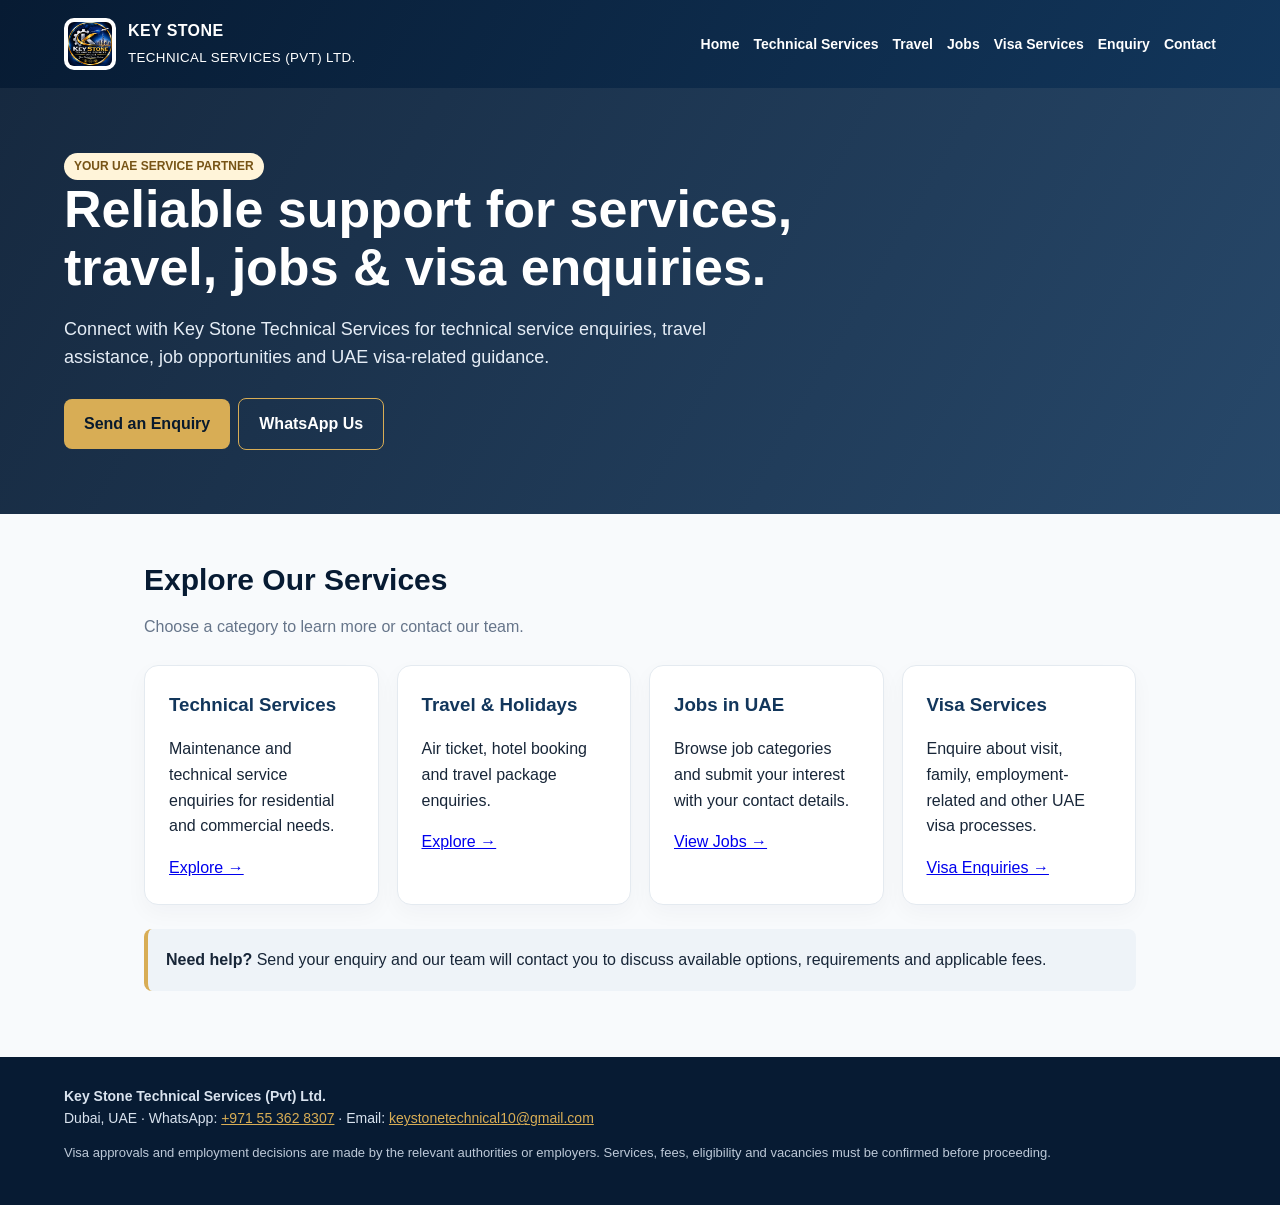
<file: index.html>
<!doctype html><html lang="en"><head><meta charset="utf-8"><meta name="viewport" content="width=device-width,initial-scale=1"><title>Home | Key Stone Technical Services</title><meta name="description" content="Key Stone Technical Services, travel, job and UAE visa enquiry assistance in Dubai."><style>
:root{--navy:#071b33;--blue:#12365b;--gold:#d8ad55;--cream:#f7f4ed;--ink:#182638;--muted:#66758a}
*{box-sizing:border-box}body{margin:0;font-family:Arial,Helvetica,sans-serif;color:var(--ink);background:#f8fafc;line-height:1.6}
header{background:linear-gradient(120deg,var(--navy),var(--blue));color:white;padding:18px 5%;display:flex;align-items:center;justify-content:space-between;gap:18px;flex-wrap:wrap}
.brand{display:flex;align-items:center;gap:12px;font-weight:800;letter-spacing:.4px}.brand img{width:52px;height:52px;object-fit:contain;background:white;border-radius:10px;padding:4px}
nav{display:flex;gap:14px;flex-wrap:wrap}nav a{color:white;text-decoration:none;font-size:14px;font-weight:700}nav a:hover{color:var(--gold)}
.hero{padding:64px 5%;background:linear-gradient(120deg,#071b33eF,#12365be8),url('') center/cover;color:white}
.hero h1{font-size:clamp(30px,5vw,52px);line-height:1.12;margin:0 0 16px;max-width:850px}.hero p{max-width:720px;color:#e5edf6;font-size:18px}
.btn{display:inline-block;background:var(--gold);color:#081a2d;text-decoration:none;padding:12px 20px;border-radius:8px;font-weight:800;margin:8px 8px 0 0;border:0;cursor:pointer}
.btn.outline{background:transparent;border:1px solid #d8ad55;color:white}.wrap{max-width:1120px;margin:auto;padding:42px 5%}
h2{color:var(--navy);font-size:30px;margin:0 0 10px}.lead{color:var(--muted);margin:0 0 26px}
.grid{display:grid;grid-template-columns:repeat(auto-fit,minmax(230px,1fr));gap:18px}.card{background:white;padding:24px;border:1px solid #e4eaf0;border-radius:14px;box-shadow:0 8px 22px #071b3309}.card h3{margin:0 0 8px;color:var(--blue)}.tag{display:inline-block;background:#fff4d9;color:#775416;padding:4px 10px;border-radius:30px;font-size:12px;font-weight:800}
.banner{background:#eef3f8;border-left:4px solid var(--gold);padding:18px;border-radius:8px;margin:24px 0}
form{display:grid;gap:13px;max-width:760px}label{font-weight:700;font-size:14px}input,select,textarea{width:100%;padding:12px;border:1px solid #cbd5e1;border-radius:8px;font:inherit;background:white}textarea{min-height:110px}
footer{background:var(--navy);color:#d9e3ef;padding:28px 5%;font-size:14px}footer a{color:var(--gold)}.small{font-size:13px;color:var(--muted)}
@media(max-width:650px){header{align-items:flex-start}.hero{padding:48px 5%}nav{gap:10px}nav a{font-size:13px}}
</style></head><body><header><div class="brand"><img src="logo.jpeg" alt="Key Stone logo"><span>KEY STONE<br><small style="font-weight:500">TECHNICAL SERVICES (PVT) LTD.</small></span></div><nav><a href="index.html">Home</a><a href="technical.html">Technical Services</a><a href="travel.html">Travel</a><a href="jobs.html">Jobs</a><a href="visa.html">Visa Services</a><a href="apply.html">Enquiry</a><a href="contact.html">Contact</a></nav></header><section class="hero"><span class="tag">YOUR UAE SERVICE PARTNER</span><h1>Reliable support for services, travel, jobs & visa enquiries.</h1><p>Connect with Key Stone Technical Services for technical service enquiries, travel assistance, job opportunities and UAE visa-related guidance.</p><a class="btn" href="apply.html">Send an Enquiry</a><a class="btn outline" href="https://wa.me/971553628307">WhatsApp Us</a></section><section class="wrap"><h2>Explore Our Services</h2><p class="lead">Choose a category to learn more or contact our team.</p><div class="grid">
<div class="card"><h3>Technical Services</h3><p>Maintenance and technical service enquiries for residential and commercial needs.</p><a href="technical.html">Explore →</a></div>
<div class="card"><h3>Travel & Holidays</h3><p>Air ticket, hotel booking and travel package enquiries.</p><a href="travel.html">Explore →</a></div>
<div class="card"><h3>Jobs in UAE</h3><p>Browse job categories and submit your interest with your contact details.</p><a href="jobs.html">View Jobs →</a></div>
<div class="card"><h3>Visa Services</h3><p>Enquire about visit, family, employment-related and other UAE visa processes.</p><a href="visa.html">Visa Enquiries →</a></div></div><div class="banner"><strong>Need help?</strong> Send your enquiry and our team will contact you to discuss available options, requirements and applicable fees.</div></section><footer><strong>Key Stone Technical Services (Pvt) Ltd.</strong><br>Dubai, UAE · WhatsApp: <a href="https://wa.me/971553628307">+971 55 362 8307</a> · Email: <a href="mailto:keystonetechnical10@gmail.com">keystonetechnical10@gmail.com</a><p class="small" style="color:#bdc9d8">Visa approvals and employment decisions are made by the relevant authorities or employers. Services, fees, eligibility and vacancies must be confirmed before proceeding.</p></footer></body></html>
</file>
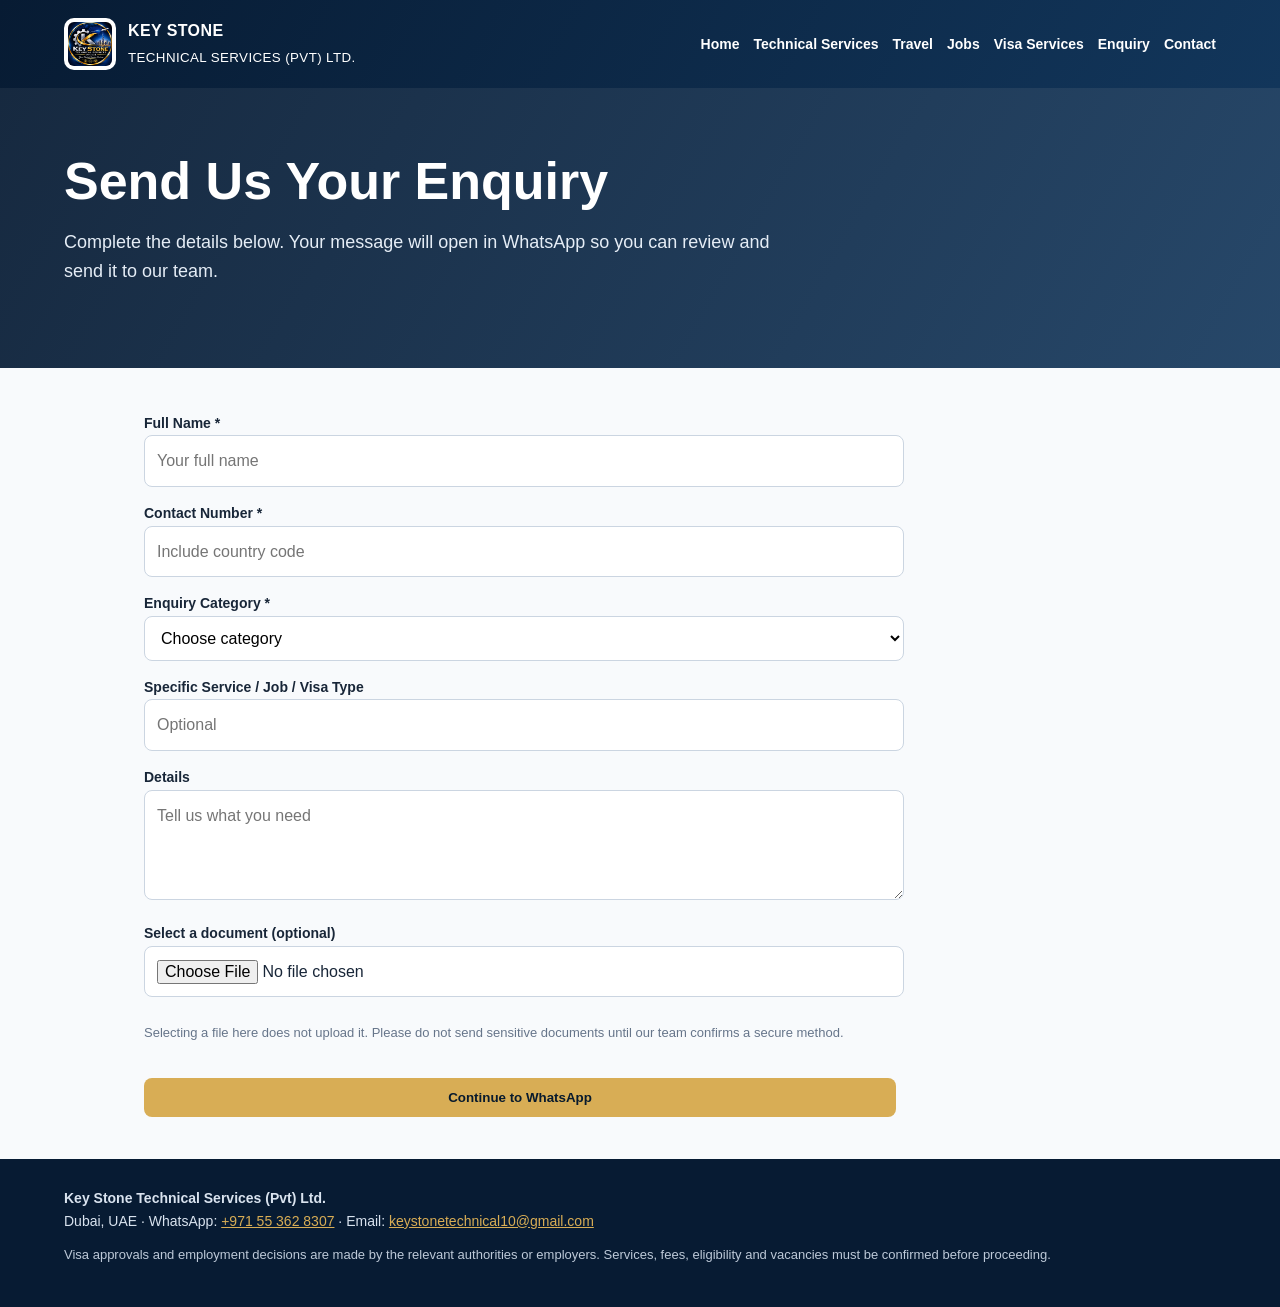
<file: apply.html>
<!doctype html><html lang="en"><head><meta charset="utf-8"><meta name="viewport" content="width=device-width,initial-scale=1"><title>Enquiry | Key Stone Technical Services</title><meta name="description" content="Key Stone Technical Services, travel, job and UAE visa enquiry assistance in Dubai."><style>
:root{--navy:#071b33;--blue:#12365b;--gold:#d8ad55;--cream:#f7f4ed;--ink:#182638;--muted:#66758a}
*{box-sizing:border-box}body{margin:0;font-family:Arial,Helvetica,sans-serif;color:var(--ink);background:#f8fafc;line-height:1.6}
header{background:linear-gradient(120deg,var(--navy),var(--blue));color:white;padding:18px 5%;display:flex;align-items:center;justify-content:space-between;gap:18px;flex-wrap:wrap}
.brand{display:flex;align-items:center;gap:12px;font-weight:800;letter-spacing:.4px}.brand img{width:52px;height:52px;object-fit:contain;background:white;border-radius:10px;padding:4px}
nav{display:flex;gap:14px;flex-wrap:wrap}nav a{color:white;text-decoration:none;font-size:14px;font-weight:700}nav a:hover{color:var(--gold)}
.hero{padding:64px 5%;background:linear-gradient(120deg,#071b33eF,#12365be8),url('') center/cover;color:white}
.hero h1{font-size:clamp(30px,5vw,52px);line-height:1.12;margin:0 0 16px;max-width:850px}.hero p{max-width:720px;color:#e5edf6;font-size:18px}
.btn{display:inline-block;background:var(--gold);color:#081a2d;text-decoration:none;padding:12px 20px;border-radius:8px;font-weight:800;margin:8px 8px 0 0;border:0;cursor:pointer}
.btn.outline{background:transparent;border:1px solid #d8ad55;color:white}.wrap{max-width:1120px;margin:auto;padding:42px 5%}
h2{color:var(--navy);font-size:30px;margin:0 0 10px}.lead{color:var(--muted);margin:0 0 26px}
.grid{display:grid;grid-template-columns:repeat(auto-fit,minmax(230px,1fr));gap:18px}.card{background:white;padding:24px;border:1px solid #e4eaf0;border-radius:14px;box-shadow:0 8px 22px #071b3309}.card h3{margin:0 0 8px;color:var(--blue)}.tag{display:inline-block;background:#fff4d9;color:#775416;padding:4px 10px;border-radius:30px;font-size:12px;font-weight:800}
.banner{background:#eef3f8;border-left:4px solid var(--gold);padding:18px;border-radius:8px;margin:24px 0}
form{display:grid;gap:13px;max-width:760px}label{font-weight:700;font-size:14px}input,select,textarea{width:100%;padding:12px;border:1px solid #cbd5e1;border-radius:8px;font:inherit;background:white}textarea{min-height:110px}
footer{background:var(--navy);color:#d9e3ef;padding:28px 5%;font-size:14px}footer a{color:var(--gold)}.small{font-size:13px;color:var(--muted)}
@media(max-width:650px){header{align-items:flex-start}.hero{padding:48px 5%}nav{gap:10px}nav a{font-size:13px}}
</style></head><body><header><div class="brand"><img src="logo.jpeg" alt="Key Stone logo"><span>KEY STONE<br><small style="font-weight:500">TECHNICAL SERVICES (PVT) LTD.</small></span></div><nav><a href="index.html">Home</a><a href="technical.html">Technical Services</a><a href="travel.html">Travel</a><a href="jobs.html">Jobs</a><a href="visa.html">Visa Services</a><a href="apply.html">Enquiry</a><a href="contact.html">Contact</a></nav></header><section class="hero"><h1>Send Us Your Enquiry</h1><p>Complete the details below. Your message will open in WhatsApp so you can review and send it to our team.</p></section><section class="wrap"><form id="enquiry"><div><label for="name">Full Name *</label><input id="name" required placeholder="Your full name"></div><div><label for="phone">Contact Number *</label><input id="phone" required placeholder="Include country code"></div><div><label for="type">Enquiry Category *</label><select id="type" required><option value="">Choose category</option><option>Technical Services</option><option>Travel</option><option>Jobs</option><option>Visa Services</option><option>Other</option></select></div><div><label for="category">Specific Service / Job / Visa Type</label><input id="category" placeholder="Optional"></div><div><label for="details">Details</label><textarea id="details" placeholder="Tell us what you need"></textarea></div><div><label for="file">Select a document (optional)</label><input id="file" type="file" accept=".pdf,.jpg,.jpeg,.png"></div><p class="small">Selecting a file here does not upload it. Please do not send sensitive documents until our team confirms a secure method.</p><button class="btn" type="submit">Continue to WhatsApp</button></form></section><script>
const p=new URLSearchParams(location.search); if(p.get('type')){let t=p.get('type');document.getElementById('type').value=({job:'Jobs',visa:'Visa Services',travel:'Travel',technical:'Technical Services'})[t]||t;} if(p.get('category'))document.getElementById('category').value=p.get('category').replaceAll('%20',' ');
document.getElementById('enquiry').addEventListener('submit',e=>{e.preventDefault();let msg=`Hello Key Stone Technical Services, I would like to make an enquiry.%0AName: ${encodeURIComponent(document.getElementById('name').value)}%0APhone: ${encodeURIComponent(document.getElementById('phone').value)}%0ACategory: ${encodeURIComponent(document.getElementById('type').value)}%0ASpecific: ${encodeURIComponent(document.getElementById('category').value)}%0ADetails: ${encodeURIComponent(document.getElementById('details').value)}`;window.open('https://wa.me/971553628307?text='+msg,'_blank')});
</script><footer><strong>Key Stone Technical Services (Pvt) Ltd.</strong><br>Dubai, UAE · WhatsApp: <a href="https://wa.me/971553628307">+971 55 362 8307</a> · Email: <a href="mailto:keystonetechnical10@gmail.com">keystonetechnical10@gmail.com</a><p class="small" style="color:#bdc9d8">Visa approvals and employment decisions are made by the relevant authorities or employers. Services, fees, eligibility and vacancies must be confirmed before proceeding.</p></footer></body></html>
</file>
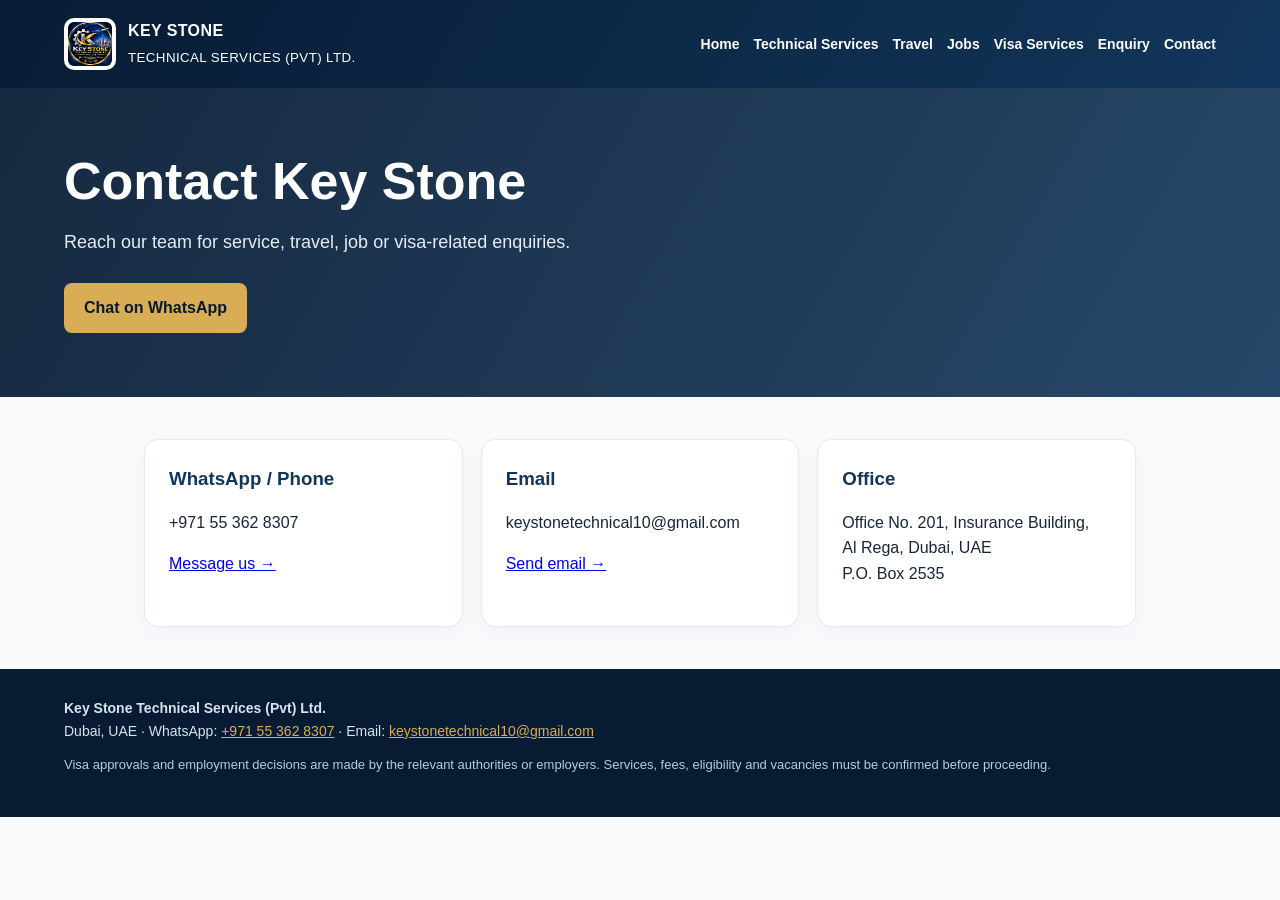
<file: contact.html>
<!doctype html><html lang="en"><head><meta charset="utf-8"><meta name="viewport" content="width=device-width,initial-scale=1"><title>Contact | Key Stone Technical Services</title><meta name="description" content="Key Stone Technical Services, travel, job and UAE visa enquiry assistance in Dubai."><style>
:root{--navy:#071b33;--blue:#12365b;--gold:#d8ad55;--cream:#f7f4ed;--ink:#182638;--muted:#66758a}
*{box-sizing:border-box}body{margin:0;font-family:Arial,Helvetica,sans-serif;color:var(--ink);background:#f8fafc;line-height:1.6}
header{background:linear-gradient(120deg,var(--navy),var(--blue));color:white;padding:18px 5%;display:flex;align-items:center;justify-content:space-between;gap:18px;flex-wrap:wrap}
.brand{display:flex;align-items:center;gap:12px;font-weight:800;letter-spacing:.4px}.brand img{width:52px;height:52px;object-fit:contain;background:white;border-radius:10px;padding:4px}
nav{display:flex;gap:14px;flex-wrap:wrap}nav a{color:white;text-decoration:none;font-size:14px;font-weight:700}nav a:hover{color:var(--gold)}
.hero{padding:64px 5%;background:linear-gradient(120deg,#071b33eF,#12365be8),url('') center/cover;color:white}
.hero h1{font-size:clamp(30px,5vw,52px);line-height:1.12;margin:0 0 16px;max-width:850px}.hero p{max-width:720px;color:#e5edf6;font-size:18px}
.btn{display:inline-block;background:var(--gold);color:#081a2d;text-decoration:none;padding:12px 20px;border-radius:8px;font-weight:800;margin:8px 8px 0 0;border:0;cursor:pointer}
.btn.outline{background:transparent;border:1px solid #d8ad55;color:white}.wrap{max-width:1120px;margin:auto;padding:42px 5%}
h2{color:var(--navy);font-size:30px;margin:0 0 10px}.lead{color:var(--muted);margin:0 0 26px}
.grid{display:grid;grid-template-columns:repeat(auto-fit,minmax(230px,1fr));gap:18px}.card{background:white;padding:24px;border:1px solid #e4eaf0;border-radius:14px;box-shadow:0 8px 22px #071b3309}.card h3{margin:0 0 8px;color:var(--blue)}.tag{display:inline-block;background:#fff4d9;color:#775416;padding:4px 10px;border-radius:30px;font-size:12px;font-weight:800}
.banner{background:#eef3f8;border-left:4px solid var(--gold);padding:18px;border-radius:8px;margin:24px 0}
form{display:grid;gap:13px;max-width:760px}label{font-weight:700;font-size:14px}input,select,textarea{width:100%;padding:12px;border:1px solid #cbd5e1;border-radius:8px;font:inherit;background:white}textarea{min-height:110px}
footer{background:var(--navy);color:#d9e3ef;padding:28px 5%;font-size:14px}footer a{color:var(--gold)}.small{font-size:13px;color:var(--muted)}
@media(max-width:650px){header{align-items:flex-start}.hero{padding:48px 5%}nav{gap:10px}nav a{font-size:13px}}
</style></head><body><header><div class="brand"><img src="logo.jpeg" alt="Key Stone logo"><span>KEY STONE<br><small style="font-weight:500">TECHNICAL SERVICES (PVT) LTD.</small></span></div><nav><a href="index.html">Home</a><a href="technical.html">Technical Services</a><a href="travel.html">Travel</a><a href="jobs.html">Jobs</a><a href="visa.html">Visa Services</a><a href="apply.html">Enquiry</a><a href="contact.html">Contact</a></nav></header><section class="hero"><h1>Contact Key Stone</h1><p>Reach our team for service, travel, job or visa-related enquiries.</p><a class="btn" href="https://wa.me/971553628307">Chat on WhatsApp</a></section><section class="wrap"><div class="grid"><div class="card"><h3>WhatsApp / Phone</h3><p>+971 55 362 8307</p><a href="https://wa.me/971553628307">Message us →</a></div><div class="card"><h3>Email</h3><p>keystonetechnical10@gmail.com</p><a href="mailto:keystonetechnical10@gmail.com">Send email →</a></div><div class="card"><h3>Office</h3><p>Office No. 201, Insurance Building,<br>Al Rega, Dubai, UAE<br>P.O. Box 2535</p></div></div></section><footer><strong>Key Stone Technical Services (Pvt) Ltd.</strong><br>Dubai, UAE · WhatsApp: <a href="https://wa.me/971553628307">+971 55 362 8307</a> · Email: <a href="mailto:keystonetechnical10@gmail.com">keystonetechnical10@gmail.com</a><p class="small" style="color:#bdc9d8">Visa approvals and employment decisions are made by the relevant authorities or employers. Services, fees, eligibility and vacancies must be confirmed before proceeding.</p></footer></body></html>
</file>
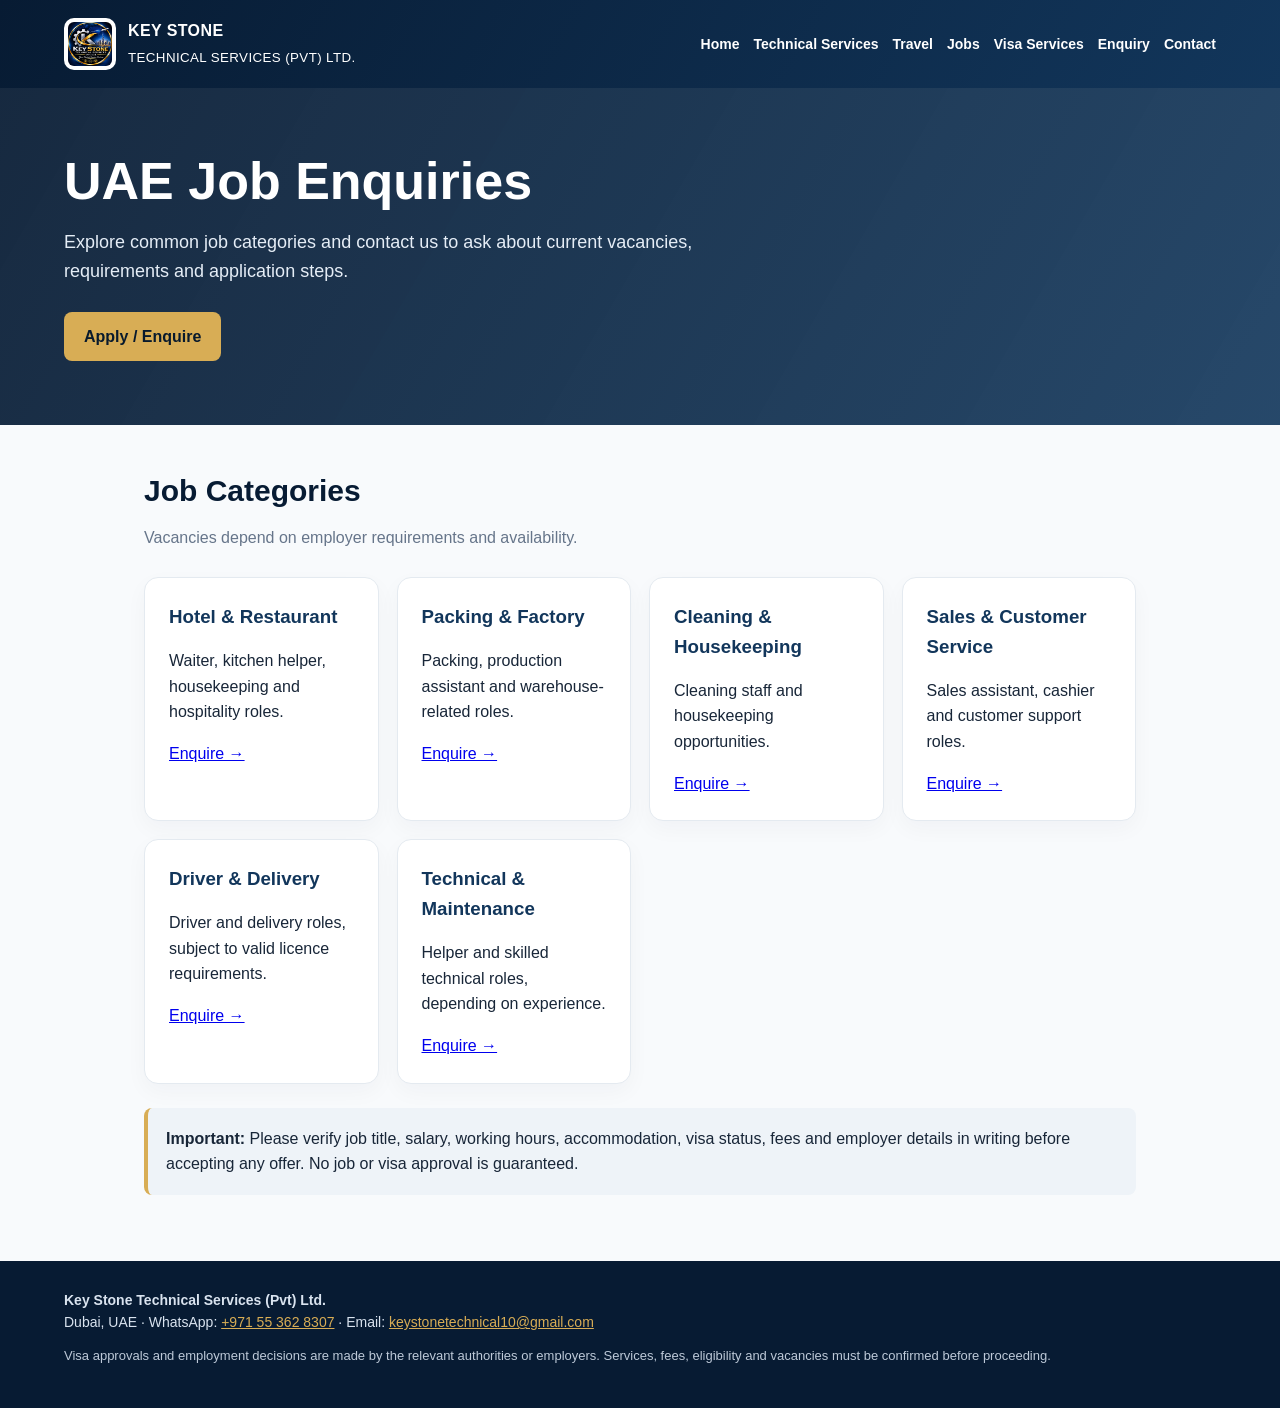
<file: jobs.html>
<!doctype html><html lang="en"><head><meta charset="utf-8"><meta name="viewport" content="width=device-width,initial-scale=1"><title>Jobs | Key Stone Technical Services</title><meta name="description" content="Key Stone Technical Services, travel, job and UAE visa enquiry assistance in Dubai."><style>
:root{--navy:#071b33;--blue:#12365b;--gold:#d8ad55;--cream:#f7f4ed;--ink:#182638;--muted:#66758a}
*{box-sizing:border-box}body{margin:0;font-family:Arial,Helvetica,sans-serif;color:var(--ink);background:#f8fafc;line-height:1.6}
header{background:linear-gradient(120deg,var(--navy),var(--blue));color:white;padding:18px 5%;display:flex;align-items:center;justify-content:space-between;gap:18px;flex-wrap:wrap}
.brand{display:flex;align-items:center;gap:12px;font-weight:800;letter-spacing:.4px}.brand img{width:52px;height:52px;object-fit:contain;background:white;border-radius:10px;padding:4px}
nav{display:flex;gap:14px;flex-wrap:wrap}nav a{color:white;text-decoration:none;font-size:14px;font-weight:700}nav a:hover{color:var(--gold)}
.hero{padding:64px 5%;background:linear-gradient(120deg,#071b33eF,#12365be8),url('') center/cover;color:white}
.hero h1{font-size:clamp(30px,5vw,52px);line-height:1.12;margin:0 0 16px;max-width:850px}.hero p{max-width:720px;color:#e5edf6;font-size:18px}
.btn{display:inline-block;background:var(--gold);color:#081a2d;text-decoration:none;padding:12px 20px;border-radius:8px;font-weight:800;margin:8px 8px 0 0;border:0;cursor:pointer}
.btn.outline{background:transparent;border:1px solid #d8ad55;color:white}.wrap{max-width:1120px;margin:auto;padding:42px 5%}
h2{color:var(--navy);font-size:30px;margin:0 0 10px}.lead{color:var(--muted);margin:0 0 26px}
.grid{display:grid;grid-template-columns:repeat(auto-fit,minmax(230px,1fr));gap:18px}.card{background:white;padding:24px;border:1px solid #e4eaf0;border-radius:14px;box-shadow:0 8px 22px #071b3309}.card h3{margin:0 0 8px;color:var(--blue)}.tag{display:inline-block;background:#fff4d9;color:#775416;padding:4px 10px;border-radius:30px;font-size:12px;font-weight:800}
.banner{background:#eef3f8;border-left:4px solid var(--gold);padding:18px;border-radius:8px;margin:24px 0}
form{display:grid;gap:13px;max-width:760px}label{font-weight:700;font-size:14px}input,select,textarea{width:100%;padding:12px;border:1px solid #cbd5e1;border-radius:8px;font:inherit;background:white}textarea{min-height:110px}
footer{background:var(--navy);color:#d9e3ef;padding:28px 5%;font-size:14px}footer a{color:var(--gold)}.small{font-size:13px;color:var(--muted)}
@media(max-width:650px){header{align-items:flex-start}.hero{padding:48px 5%}nav{gap:10px}nav a{font-size:13px}}
</style></head><body><header><div class="brand"><img src="logo.jpeg" alt="Key Stone logo"><span>KEY STONE<br><small style="font-weight:500">TECHNICAL SERVICES (PVT) LTD.</small></span></div><nav><a href="index.html">Home</a><a href="technical.html">Technical Services</a><a href="travel.html">Travel</a><a href="jobs.html">Jobs</a><a href="visa.html">Visa Services</a><a href="apply.html">Enquiry</a><a href="contact.html">Contact</a></nav></header><section class="hero"><h1>UAE Job Enquiries</h1><p>Explore common job categories and contact us to ask about current vacancies, requirements and application steps.</p><a class="btn" href="apply.html?type=job">Apply / Enquire</a></section><section class="wrap"><h2>Job Categories</h2><p class="lead">Vacancies depend on employer requirements and availability.</p><div class="grid"><div class="card"><h3>Hotel & Restaurant</h3><p>Waiter, kitchen helper, housekeeping and hospitality roles.</p><a href="apply.html?type=job&category=Hotel%20&%20Restaurant">Enquire →</a></div><div class="card"><h3>Packing & Factory</h3><p>Packing, production assistant and warehouse-related roles.</p><a href="apply.html?type=job&category=Packing%20&%20Factory">Enquire →</a></div><div class="card"><h3>Cleaning & Housekeeping</h3><p>Cleaning staff and housekeeping opportunities.</p><a href="apply.html?type=job&category=Cleaning%20&%20Housekeeping">Enquire →</a></div><div class="card"><h3>Sales & Customer Service</h3><p>Sales assistant, cashier and customer support roles.</p><a href="apply.html?type=job&category=Sales%20&%20Customer%20Service">Enquire →</a></div><div class="card"><h3>Driver & Delivery</h3><p>Driver and delivery roles, subject to valid licence requirements.</p><a href="apply.html?type=job&category=Driver%20&%20Delivery">Enquire →</a></div><div class="card"><h3>Technical & Maintenance</h3><p>Helper and skilled technical roles, depending on experience.</p><a href="apply.html?type=job&category=Technical%20&%20Maintenance">Enquire →</a></div></div><div class="banner"><strong>Important:</strong> Please verify job title, salary, working hours, accommodation, visa status, fees and employer details in writing before accepting any offer. No job or visa approval is guaranteed.</div></section><footer><strong>Key Stone Technical Services (Pvt) Ltd.</strong><br>Dubai, UAE · WhatsApp: <a href="https://wa.me/971553628307">+971 55 362 8307</a> · Email: <a href="mailto:keystonetechnical10@gmail.com">keystonetechnical10@gmail.com</a><p class="small" style="color:#bdc9d8">Visa approvals and employment decisions are made by the relevant authorities or employers. Services, fees, eligibility and vacancies must be confirmed before proceeding.</p></footer></body></html>
</file>
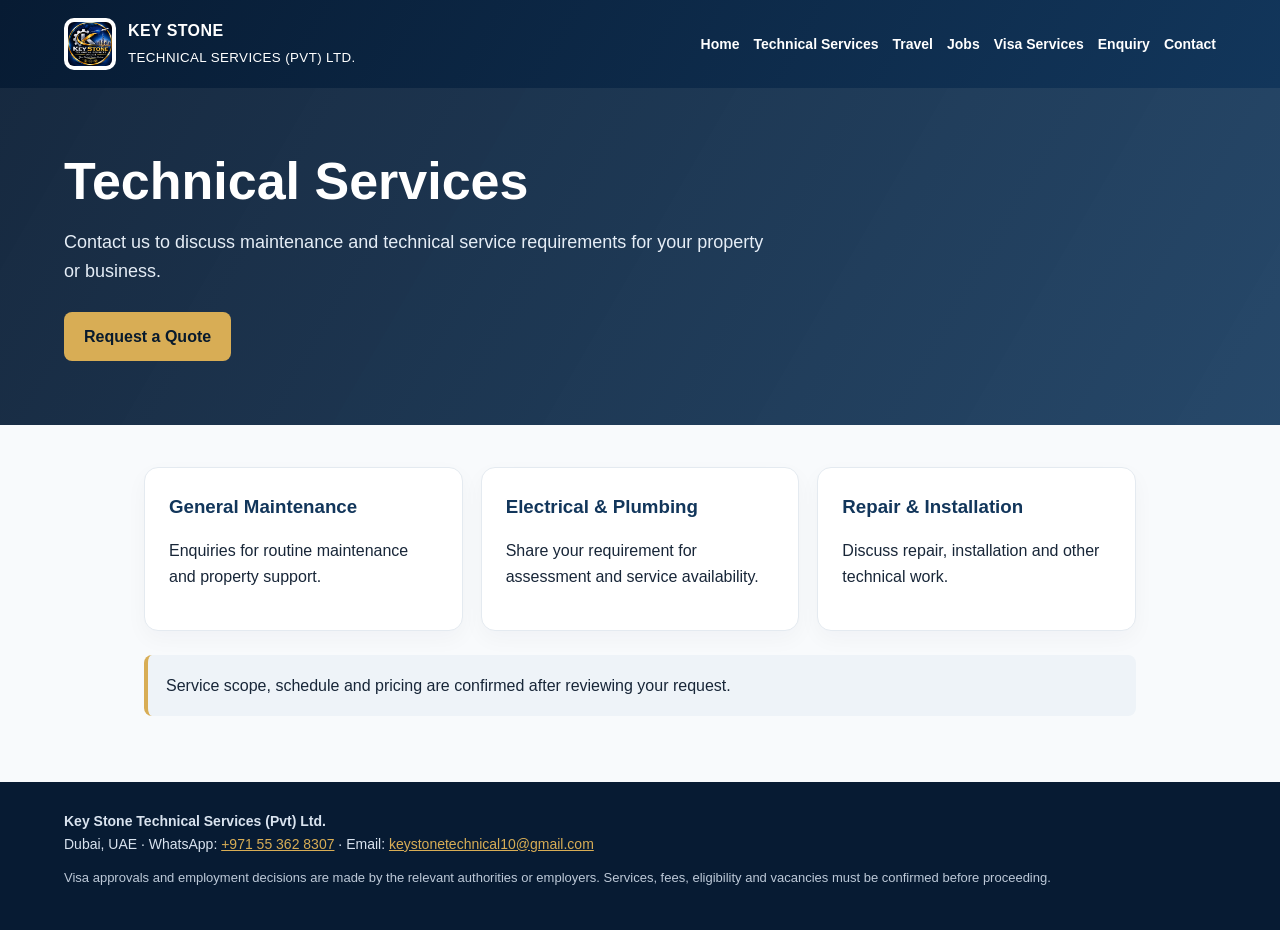
<file: technical.html>
<!doctype html><html lang="en"><head><meta charset="utf-8"><meta name="viewport" content="width=device-width,initial-scale=1"><title>Technical Services | Key Stone Technical Services</title><meta name="description" content="Key Stone Technical Services, travel, job and UAE visa enquiry assistance in Dubai."><style>
:root{--navy:#071b33;--blue:#12365b;--gold:#d8ad55;--cream:#f7f4ed;--ink:#182638;--muted:#66758a}
*{box-sizing:border-box}body{margin:0;font-family:Arial,Helvetica,sans-serif;color:var(--ink);background:#f8fafc;line-height:1.6}
header{background:linear-gradient(120deg,var(--navy),var(--blue));color:white;padding:18px 5%;display:flex;align-items:center;justify-content:space-between;gap:18px;flex-wrap:wrap}
.brand{display:flex;align-items:center;gap:12px;font-weight:800;letter-spacing:.4px}.brand img{width:52px;height:52px;object-fit:contain;background:white;border-radius:10px;padding:4px}
nav{display:flex;gap:14px;flex-wrap:wrap}nav a{color:white;text-decoration:none;font-size:14px;font-weight:700}nav a:hover{color:var(--gold)}
.hero{padding:64px 5%;background:linear-gradient(120deg,#071b33eF,#12365be8),url('') center/cover;color:white}
.hero h1{font-size:clamp(30px,5vw,52px);line-height:1.12;margin:0 0 16px;max-width:850px}.hero p{max-width:720px;color:#e5edf6;font-size:18px}
.btn{display:inline-block;background:var(--gold);color:#081a2d;text-decoration:none;padding:12px 20px;border-radius:8px;font-weight:800;margin:8px 8px 0 0;border:0;cursor:pointer}
.btn.outline{background:transparent;border:1px solid #d8ad55;color:white}.wrap{max-width:1120px;margin:auto;padding:42px 5%}
h2{color:var(--navy);font-size:30px;margin:0 0 10px}.lead{color:var(--muted);margin:0 0 26px}
.grid{display:grid;grid-template-columns:repeat(auto-fit,minmax(230px,1fr));gap:18px}.card{background:white;padding:24px;border:1px solid #e4eaf0;border-radius:14px;box-shadow:0 8px 22px #071b3309}.card h3{margin:0 0 8px;color:var(--blue)}.tag{display:inline-block;background:#fff4d9;color:#775416;padding:4px 10px;border-radius:30px;font-size:12px;font-weight:800}
.banner{background:#eef3f8;border-left:4px solid var(--gold);padding:18px;border-radius:8px;margin:24px 0}
form{display:grid;gap:13px;max-width:760px}label{font-weight:700;font-size:14px}input,select,textarea{width:100%;padding:12px;border:1px solid #cbd5e1;border-radius:8px;font:inherit;background:white}textarea{min-height:110px}
footer{background:var(--navy);color:#d9e3ef;padding:28px 5%;font-size:14px}footer a{color:var(--gold)}.small{font-size:13px;color:var(--muted)}
@media(max-width:650px){header{align-items:flex-start}.hero{padding:48px 5%}nav{gap:10px}nav a{font-size:13px}}
</style></head><body><header><div class="brand"><img src="logo.jpeg" alt="Key Stone logo"><span>KEY STONE<br><small style="font-weight:500">TECHNICAL SERVICES (PVT) LTD.</small></span></div><nav><a href="index.html">Home</a><a href="technical.html">Technical Services</a><a href="travel.html">Travel</a><a href="jobs.html">Jobs</a><a href="visa.html">Visa Services</a><a href="apply.html">Enquiry</a><a href="contact.html">Contact</a></nav></header><section class="hero"><h1>Technical Services</h1><p>Contact us to discuss maintenance and technical service requirements for your property or business.</p><a class="btn" href="apply.html?type=technical">Request a Quote</a></section><section class="wrap"><div class="grid"><div class="card"><h3>General Maintenance</h3><p>Enquiries for routine maintenance and property support.</p></div><div class="card"><h3>Electrical & Plumbing</h3><p>Share your requirement for assessment and service availability.</p></div><div class="card"><h3>Repair & Installation</h3><p>Discuss repair, installation and other technical work.</p></div></div><div class="banner">Service scope, schedule and pricing are confirmed after reviewing your request.</div></section><footer><strong>Key Stone Technical Services (Pvt) Ltd.</strong><br>Dubai, UAE · WhatsApp: <a href="https://wa.me/971553628307">+971 55 362 8307</a> · Email: <a href="mailto:keystonetechnical10@gmail.com">keystonetechnical10@gmail.com</a><p class="small" style="color:#bdc9d8">Visa approvals and employment decisions are made by the relevant authorities or employers. Services, fees, eligibility and vacancies must be confirmed before proceeding.</p></footer></body></html>
</file>
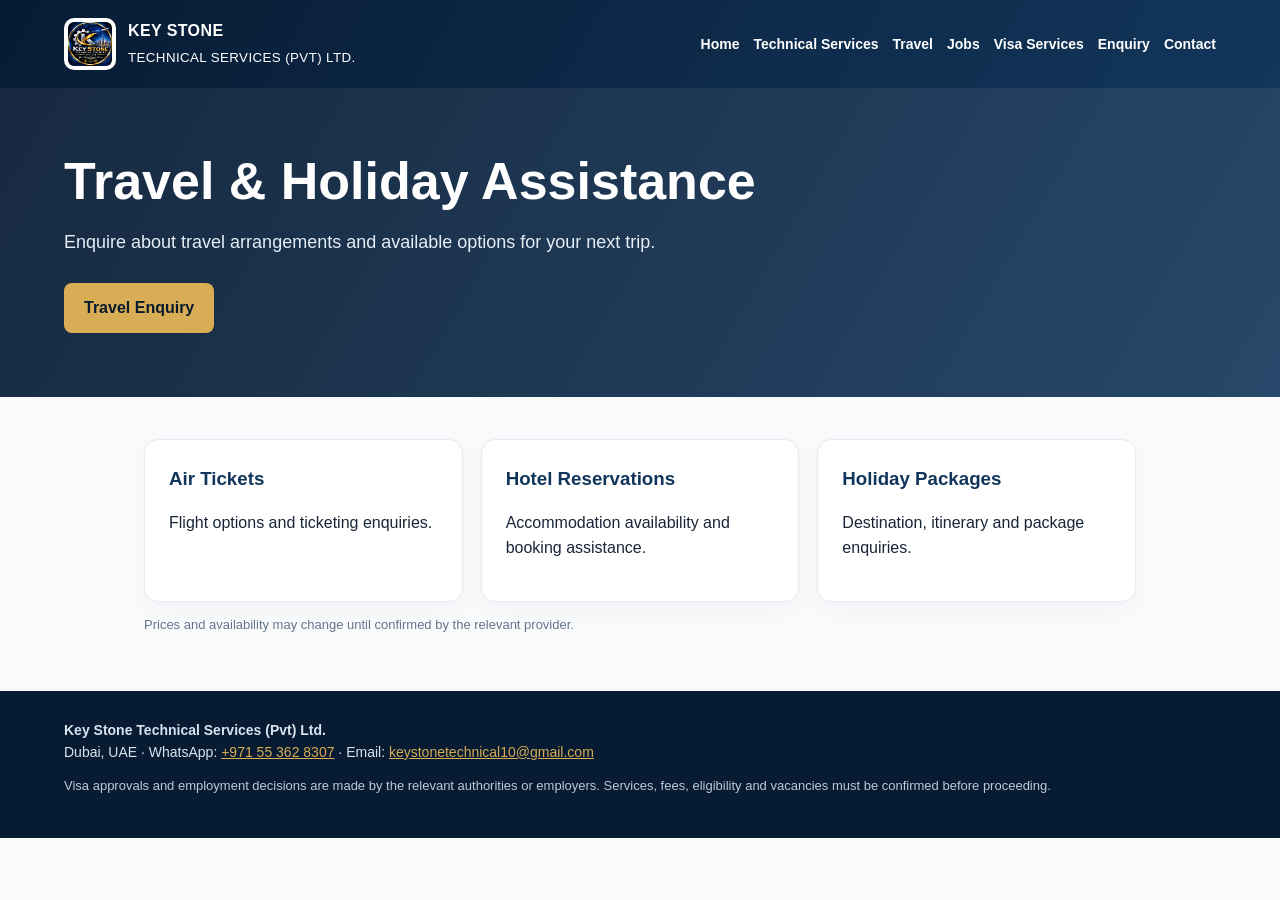
<file: travel.html>
<!doctype html><html lang="en"><head><meta charset="utf-8"><meta name="viewport" content="width=device-width,initial-scale=1"><title>Travel | Key Stone Technical Services</title><meta name="description" content="Key Stone Technical Services, travel, job and UAE visa enquiry assistance in Dubai."><style>
:root{--navy:#071b33;--blue:#12365b;--gold:#d8ad55;--cream:#f7f4ed;--ink:#182638;--muted:#66758a}
*{box-sizing:border-box}body{margin:0;font-family:Arial,Helvetica,sans-serif;color:var(--ink);background:#f8fafc;line-height:1.6}
header{background:linear-gradient(120deg,var(--navy),var(--blue));color:white;padding:18px 5%;display:flex;align-items:center;justify-content:space-between;gap:18px;flex-wrap:wrap}
.brand{display:flex;align-items:center;gap:12px;font-weight:800;letter-spacing:.4px}.brand img{width:52px;height:52px;object-fit:contain;background:white;border-radius:10px;padding:4px}
nav{display:flex;gap:14px;flex-wrap:wrap}nav a{color:white;text-decoration:none;font-size:14px;font-weight:700}nav a:hover{color:var(--gold)}
.hero{padding:64px 5%;background:linear-gradient(120deg,#071b33eF,#12365be8),url('') center/cover;color:white}
.hero h1{font-size:clamp(30px,5vw,52px);line-height:1.12;margin:0 0 16px;max-width:850px}.hero p{max-width:720px;color:#e5edf6;font-size:18px}
.btn{display:inline-block;background:var(--gold);color:#081a2d;text-decoration:none;padding:12px 20px;border-radius:8px;font-weight:800;margin:8px 8px 0 0;border:0;cursor:pointer}
.btn.outline{background:transparent;border:1px solid #d8ad55;color:white}.wrap{max-width:1120px;margin:auto;padding:42px 5%}
h2{color:var(--navy);font-size:30px;margin:0 0 10px}.lead{color:var(--muted);margin:0 0 26px}
.grid{display:grid;grid-template-columns:repeat(auto-fit,minmax(230px,1fr));gap:18px}.card{background:white;padding:24px;border:1px solid #e4eaf0;border-radius:14px;box-shadow:0 8px 22px #071b3309}.card h3{margin:0 0 8px;color:var(--blue)}.tag{display:inline-block;background:#fff4d9;color:#775416;padding:4px 10px;border-radius:30px;font-size:12px;font-weight:800}
.banner{background:#eef3f8;border-left:4px solid var(--gold);padding:18px;border-radius:8px;margin:24px 0}
form{display:grid;gap:13px;max-width:760px}label{font-weight:700;font-size:14px}input,select,textarea{width:100%;padding:12px;border:1px solid #cbd5e1;border-radius:8px;font:inherit;background:white}textarea{min-height:110px}
footer{background:var(--navy);color:#d9e3ef;padding:28px 5%;font-size:14px}footer a{color:var(--gold)}.small{font-size:13px;color:var(--muted)}
@media(max-width:650px){header{align-items:flex-start}.hero{padding:48px 5%}nav{gap:10px}nav a{font-size:13px}}
</style></head><body><header><div class="brand"><img src="logo.jpeg" alt="Key Stone logo"><span>KEY STONE<br><small style="font-weight:500">TECHNICAL SERVICES (PVT) LTD.</small></span></div><nav><a href="index.html">Home</a><a href="technical.html">Technical Services</a><a href="travel.html">Travel</a><a href="jobs.html">Jobs</a><a href="visa.html">Visa Services</a><a href="apply.html">Enquiry</a><a href="contact.html">Contact</a></nav></header><section class="hero"><h1>Travel & Holiday Assistance</h1><p>Enquire about travel arrangements and available options for your next trip.</p><a class="btn" href="apply.html?type=travel">Travel Enquiry</a></section><section class="wrap"><div class="grid"><div class="card"><h3>Air Tickets</h3><p>Flight options and ticketing enquiries.</p></div><div class="card"><h3>Hotel Reservations</h3><p>Accommodation availability and booking assistance.</p></div><div class="card"><h3>Holiday Packages</h3><p>Destination, itinerary and package enquiries.</p></div></div><p class="small">Prices and availability may change until confirmed by the relevant provider.</p></section><footer><strong>Key Stone Technical Services (Pvt) Ltd.</strong><br>Dubai, UAE · WhatsApp: <a href="https://wa.me/971553628307">+971 55 362 8307</a> · Email: <a href="mailto:keystonetechnical10@gmail.com">keystonetechnical10@gmail.com</a><p class="small" style="color:#bdc9d8">Visa approvals and employment decisions are made by the relevant authorities or employers. Services, fees, eligibility and vacancies must be confirmed before proceeding.</p></footer></body></html>
</file>
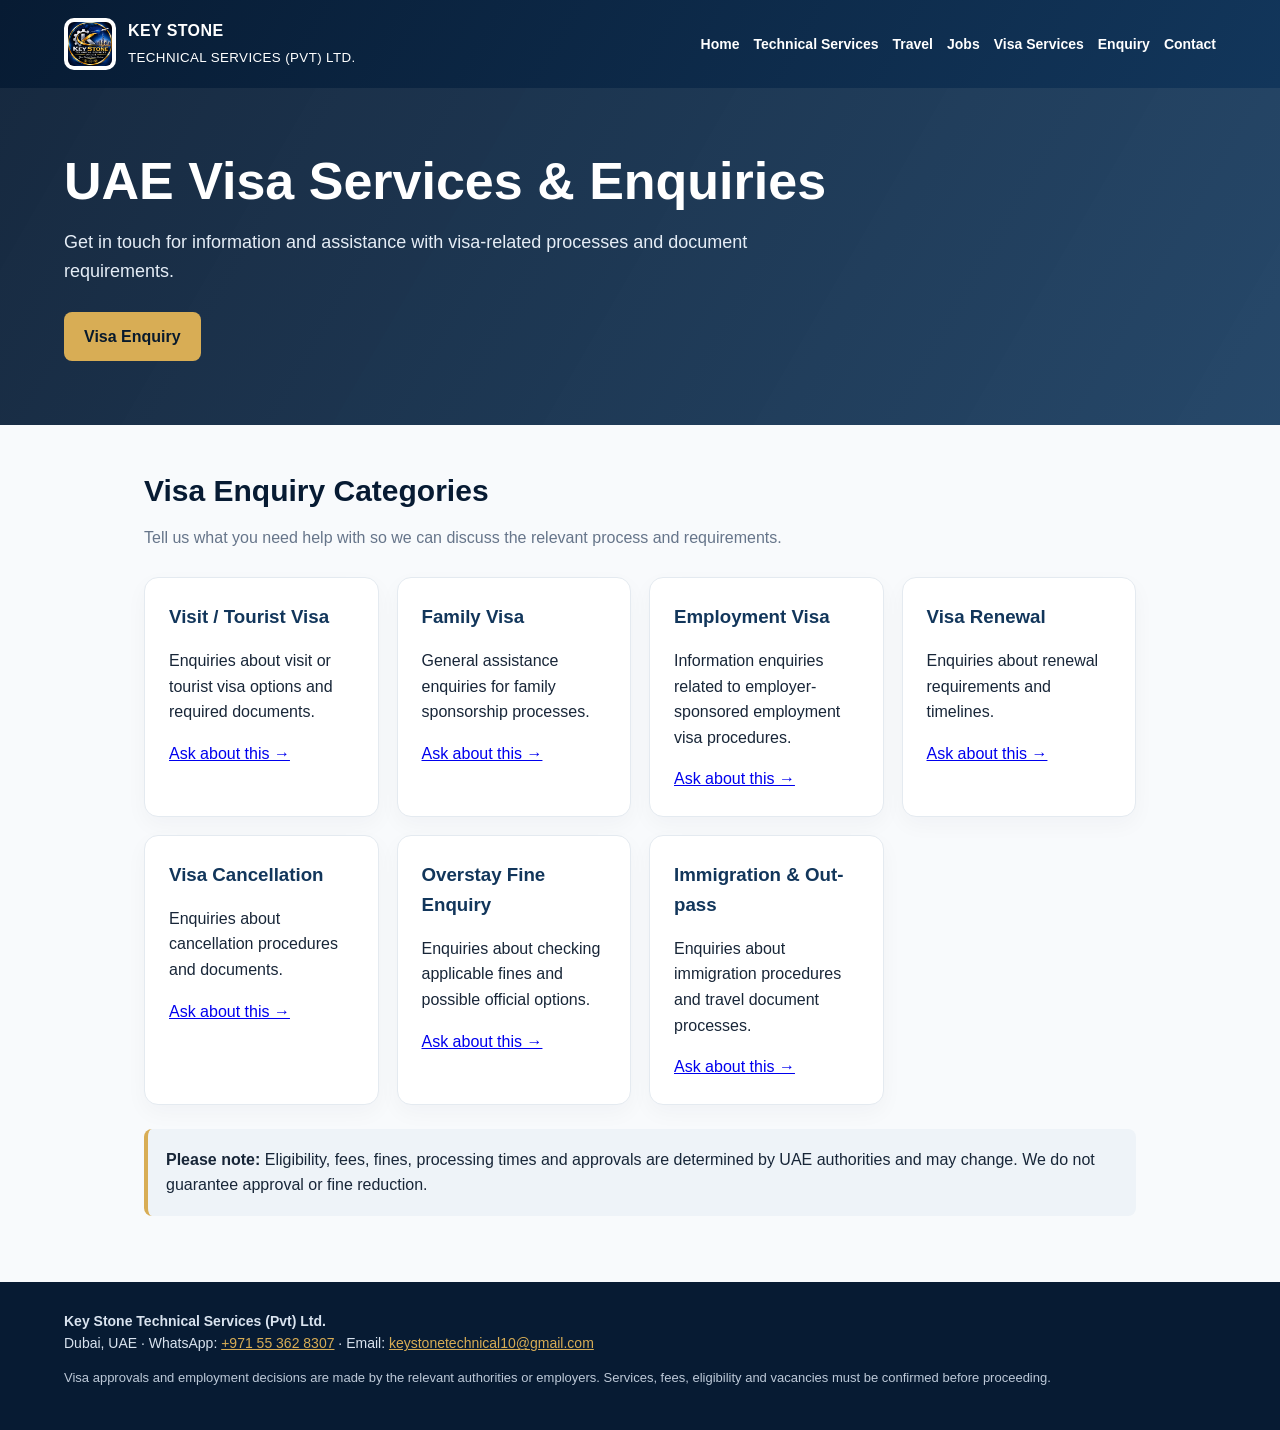
<file: visa.html>
<!doctype html><html lang="en"><head><meta charset="utf-8"><meta name="viewport" content="width=device-width,initial-scale=1"><title>Visa Services | Key Stone Technical Services</title><meta name="description" content="Key Stone Technical Services, travel, job and UAE visa enquiry assistance in Dubai."><style>
:root{--navy:#071b33;--blue:#12365b;--gold:#d8ad55;--cream:#f7f4ed;--ink:#182638;--muted:#66758a}
*{box-sizing:border-box}body{margin:0;font-family:Arial,Helvetica,sans-serif;color:var(--ink);background:#f8fafc;line-height:1.6}
header{background:linear-gradient(120deg,var(--navy),var(--blue));color:white;padding:18px 5%;display:flex;align-items:center;justify-content:space-between;gap:18px;flex-wrap:wrap}
.brand{display:flex;align-items:center;gap:12px;font-weight:800;letter-spacing:.4px}.brand img{width:52px;height:52px;object-fit:contain;background:white;border-radius:10px;padding:4px}
nav{display:flex;gap:14px;flex-wrap:wrap}nav a{color:white;text-decoration:none;font-size:14px;font-weight:700}nav a:hover{color:var(--gold)}
.hero{padding:64px 5%;background:linear-gradient(120deg,#071b33eF,#12365be8),url('') center/cover;color:white}
.hero h1{font-size:clamp(30px,5vw,52px);line-height:1.12;margin:0 0 16px;max-width:850px}.hero p{max-width:720px;color:#e5edf6;font-size:18px}
.btn{display:inline-block;background:var(--gold);color:#081a2d;text-decoration:none;padding:12px 20px;border-radius:8px;font-weight:800;margin:8px 8px 0 0;border:0;cursor:pointer}
.btn.outline{background:transparent;border:1px solid #d8ad55;color:white}.wrap{max-width:1120px;margin:auto;padding:42px 5%}
h2{color:var(--navy);font-size:30px;margin:0 0 10px}.lead{color:var(--muted);margin:0 0 26px}
.grid{display:grid;grid-template-columns:repeat(auto-fit,minmax(230px,1fr));gap:18px}.card{background:white;padding:24px;border:1px solid #e4eaf0;border-radius:14px;box-shadow:0 8px 22px #071b3309}.card h3{margin:0 0 8px;color:var(--blue)}.tag{display:inline-block;background:#fff4d9;color:#775416;padding:4px 10px;border-radius:30px;font-size:12px;font-weight:800}
.banner{background:#eef3f8;border-left:4px solid var(--gold);padding:18px;border-radius:8px;margin:24px 0}
form{display:grid;gap:13px;max-width:760px}label{font-weight:700;font-size:14px}input,select,textarea{width:100%;padding:12px;border:1px solid #cbd5e1;border-radius:8px;font:inherit;background:white}textarea{min-height:110px}
footer{background:var(--navy);color:#d9e3ef;padding:28px 5%;font-size:14px}footer a{color:var(--gold)}.small{font-size:13px;color:var(--muted)}
@media(max-width:650px){header{align-items:flex-start}.hero{padding:48px 5%}nav{gap:10px}nav a{font-size:13px}}
</style></head><body><header><div class="brand"><img src="logo.jpeg" alt="Key Stone logo"><span>KEY STONE<br><small style="font-weight:500">TECHNICAL SERVICES (PVT) LTD.</small></span></div><nav><a href="index.html">Home</a><a href="technical.html">Technical Services</a><a href="travel.html">Travel</a><a href="jobs.html">Jobs</a><a href="visa.html">Visa Services</a><a href="apply.html">Enquiry</a><a href="contact.html">Contact</a></nav></header><section class="hero"><h1>UAE Visa Services & Enquiries</h1><p>Get in touch for information and assistance with visa-related processes and document requirements.</p><a class="btn" href="apply.html?type=visa">Visa Enquiry</a></section><section class="wrap"><h2>Visa Enquiry Categories</h2><p class="lead">Tell us what you need help with so we can discuss the relevant process and requirements.</p><div class="grid"><div class="card"><h3>Visit / Tourist Visa</h3><p>Enquiries about visit or tourist visa options and required documents.</p><a href="apply.html?type=visa&category=Visit%20/%20Tourist%20Visa">Ask about this →</a></div><div class="card"><h3>Family Visa</h3><p>General assistance enquiries for family sponsorship processes.</p><a href="apply.html?type=visa&category=Family%20Visa">Ask about this →</a></div><div class="card"><h3>Employment Visa</h3><p>Information enquiries related to employer-sponsored employment visa procedures.</p><a href="apply.html?type=visa&category=Employment%20Visa">Ask about this →</a></div><div class="card"><h3>Visa Renewal</h3><p>Enquiries about renewal requirements and timelines.</p><a href="apply.html?type=visa&category=Visa%20Renewal">Ask about this →</a></div><div class="card"><h3>Visa Cancellation</h3><p>Enquiries about cancellation procedures and documents.</p><a href="apply.html?type=visa&category=Visa%20Cancellation">Ask about this →</a></div><div class="card"><h3>Overstay Fine Enquiry</h3><p>Enquiries about checking applicable fines and possible official options.</p><a href="apply.html?type=visa&category=Overstay%20Fine%20Enquiry">Ask about this →</a></div><div class="card"><h3>Immigration & Out-pass</h3><p>Enquiries about immigration procedures and travel document processes.</p><a href="apply.html?type=visa&category=Immigration%20&%20Out-pass">Ask about this →</a></div></div><div class="banner"><strong>Please note:</strong> Eligibility, fees, fines, processing times and approvals are determined by UAE authorities and may change. We do not guarantee approval or fine reduction.</div></section><footer><strong>Key Stone Technical Services (Pvt) Ltd.</strong><br>Dubai, UAE · WhatsApp: <a href="https://wa.me/971553628307">+971 55 362 8307</a> · Email: <a href="mailto:keystonetechnical10@gmail.com">keystonetechnical10@gmail.com</a><p class="small" style="color:#bdc9d8">Visa approvals and employment decisions are made by the relevant authorities or employers. Services, fees, eligibility and vacancies must be confirmed before proceeding.</p></footer></body></html>
</file>
